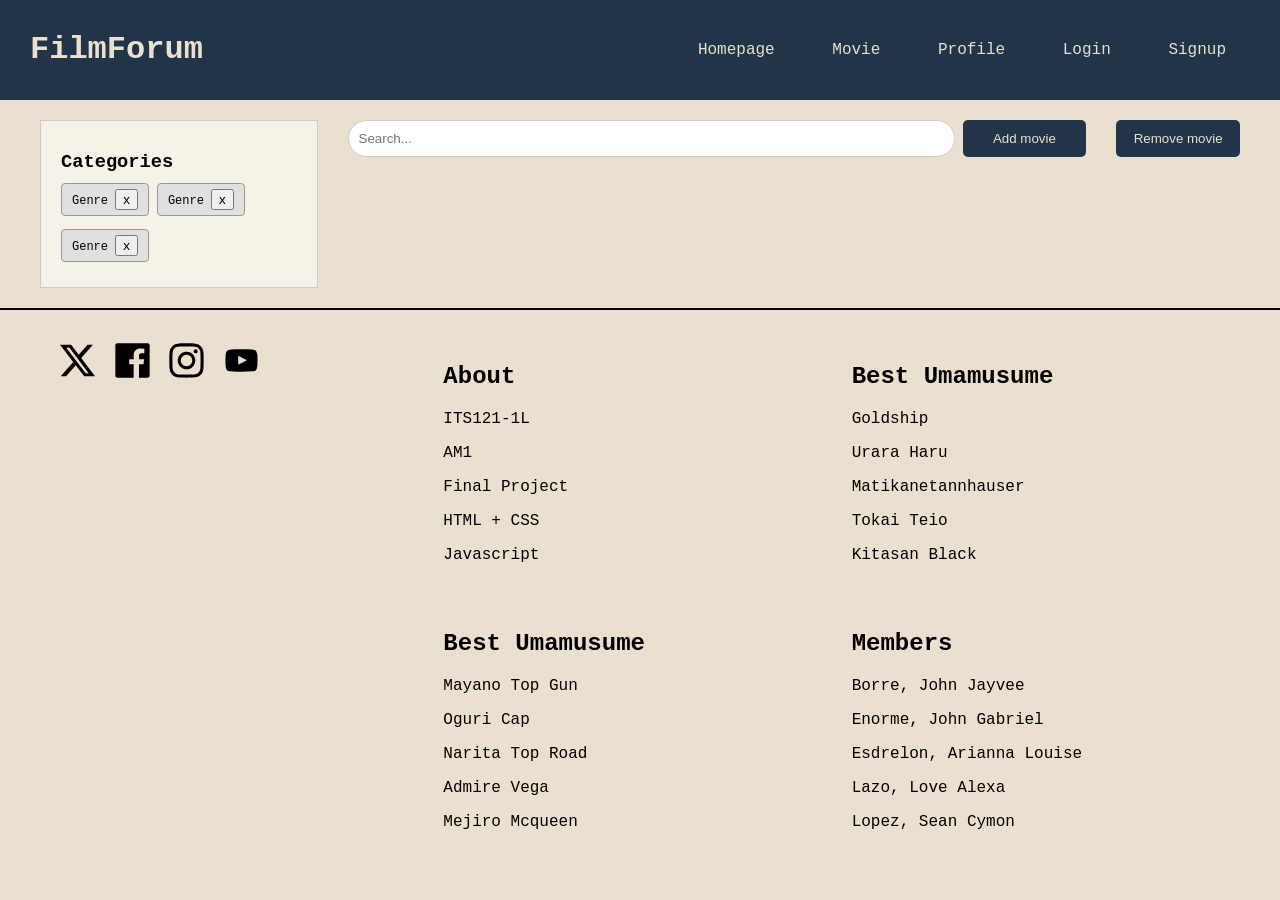
<file: index.html>
<!DOCTYPE html>
<html lang="en">
    <head>
        <meta charset="UTF-8">
        <meta name="viewport" content="width=device-width, initial-scale=1.0">
        <link rel="stylesheet" href="css/styles.css">
        <title></title>
    </head>
    <body onload="localStorage.clear()">
        <header class="grid">
            <h1>FilmForum</h1>
            <nav>
                <a href="index.html">Homepage</a>
                <a href="movie.html">Movie</a>
                <a href="profile.html">Profile</a>
                <a href="login.html">Login</a>
                <a href="register.html">Signup</a>
            </nav>
        </header>
        <main class="browse-container grid">
            <aside class="browse-sidebar">
                <h3>Categories</h3>
                <div class="tag-group">
                    <span class="tag">Genre <button>x</button></span>
                    <span class="tag">Genre <button>x</button></span>
                    <span class="tag">Genre <button>x</button></span>
                </div>
            </aside>
            <!-- class="container-grid" -->
            <section class="browse-content">

                <div class="browse-top-bar">
                    <input type="text" placeholder="Search..." class="browse-search">
                    <button id="add-movie-btn" class="browse-add-btn" onclick="addMovie()"><span class = "full-text">Add movie </span> <span class = "short-text"> + </span></button>
                    <button id="rem-movie-btn" class="browse-add-btn" onclick="removeMovie()"><span class = "full-text">Remove movie </span> <span class = "short-text"> - </span></button>
                </div>

                <div id="browse-grid" class="browse-grid">
                    <div data-movie-id="1" onclick="clickedMovieData(this)" id="browse-card" class="browse-card" style="display: none">
                        <a href="movie.html">
                            <div class="browse-image-placeholder"></div>
                            <p>Movie Name</p>
                        </a>
                    </div>
                </div>
                
            </section>
        </main>
        <footer>
            <hr>
            <div class="container-grid">
                <div class="footer-container">
                    <div class="footer-icons">
                        <a href="x.com"><img src="images/svg/x.svg" width="35" height="35" alt="twitter-x"></a>
                        <a href="facebook.com"><img src="images/svg/facebook.svg" width="35" height="35" alt="twitter-x"></a>
                        <a href="instagram.com"><img src="images/svg/instagram.svg" width="35" height="35" alt="twitter-x"></a>
                        <a href="youtube.com"><img src="images/svg/youtube.svg" width="35" height="35" alt="twitter-x"></a>
                        
                    </div>
                    <div class="footer-links">
                        <div class="footer-links-texts">
                            <h2>About</h2>
                            <p>ITS121-1L</p>
                            <p>AM1</p>
                            <p>Final Project</p>
                            <p>HTML + CSS</p>
                            <p>Javascript</p>
                        </div>
                        <div class="footer-links-texts">
                            <h2>Best Umamusume</h2>
                            <p>Goldship</p>
                            <p>Urara Haru</p>
                            <p>Matikanetannhauser</p>
                            <p>Tokai Teio</p>
                            <p>Kitasan Black</p>
                        </div>
                        <div class="footer-links-texts">
                            <h2>Best Umamusume</h2>
                            <p>Mayano Top Gun</p>
                            <p>Oguri Cap</p>
                            <p>Narita Top Road</p>
                            <p>Admire Vega</p>
                            <p>Mejiro Mcqueen</p>
                        </div>
                        <div class="footer-links-texts">
                            <h2>Members</h2>
                            <p>Borre, John Jayvee </p>
                            <p>Enorme, John Gabriel </p>
                            <p>Esdrelon, Arianna Louise </p>
                            <p>Lazo, Love Alexa </p>
                            <p>Lopez, Sean Cymon</p>
                        </div>
                    </div>
                </div>
            </div>
        </footer>
    </body>
    <script src="js/script.js"></script>
</html>
</file>
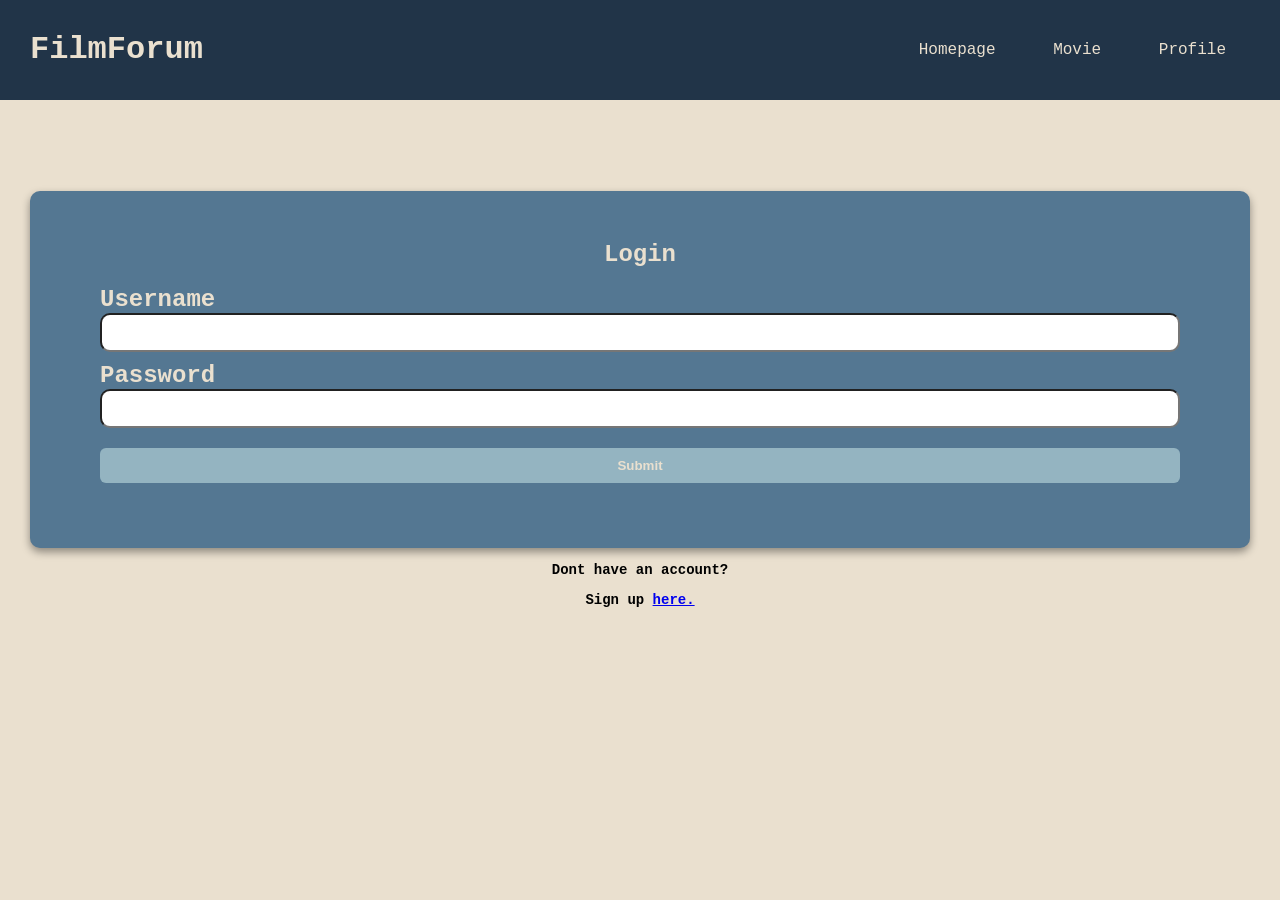
<file: login.html>
<!DOCTYPE html>
<html lang="en">
    <head>
        <meta charset="UTF-8">
        <meta name="viewport" content="width=device-width, initial-scale=1.0">
        <link rel="stylesheet" href="css/styles.css">
        <title>Login</title>
    </head>
    <body onload="localStorage.clear()">
        <header class="grid">
            <h1>FilmForum</h1>
            <nav>
                <a href="index.html">Homepage</a>
                <a href="movie.html">Movie</a>
                <a href="profile.html">Profile</a>
            </nav>
        </header>
        <main>
            <section class="container-form-outer">
                <div class="container-form-inner">
                    <form method="GET" id="login-form-data">
                    <fieldset class="container-form-field">
                        <legend>Login</legend>
                        <label for="login-user">Username</label>
                        <input type="text" id="login-user" minlength="3" maxlength="16" required>
                        <label for="login-pass">Password</label>
                        <input type="password" id="login-pass" minlength="3" maxlength="20" required>
                        <input type="submit" value="Submit">
                    </fieldset>
                </form>
                </div>
                <p>Dont have an account?</p>
                <p>Sign up <a href="register.html">here.</a></p>
            </section>
        </main>
    </body>
    <script src="js/script.js"></script>
</html>
</file>
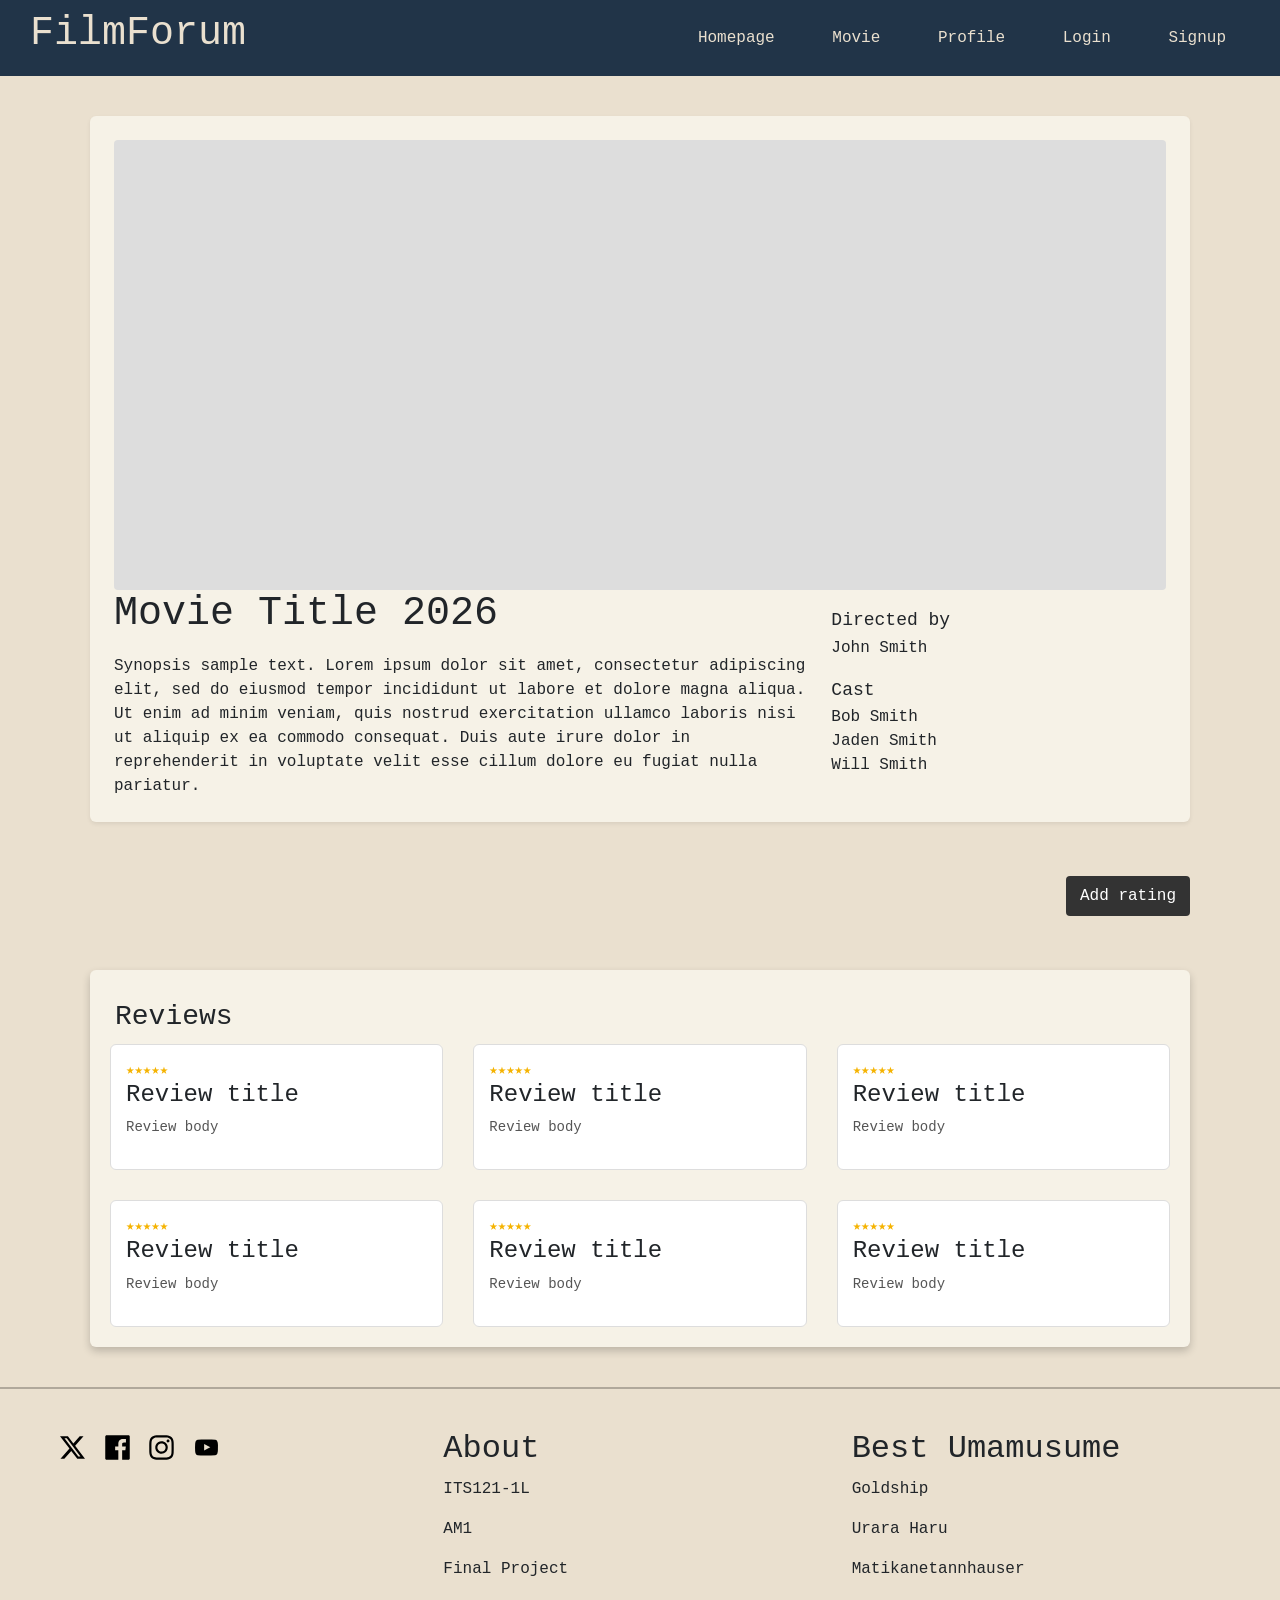
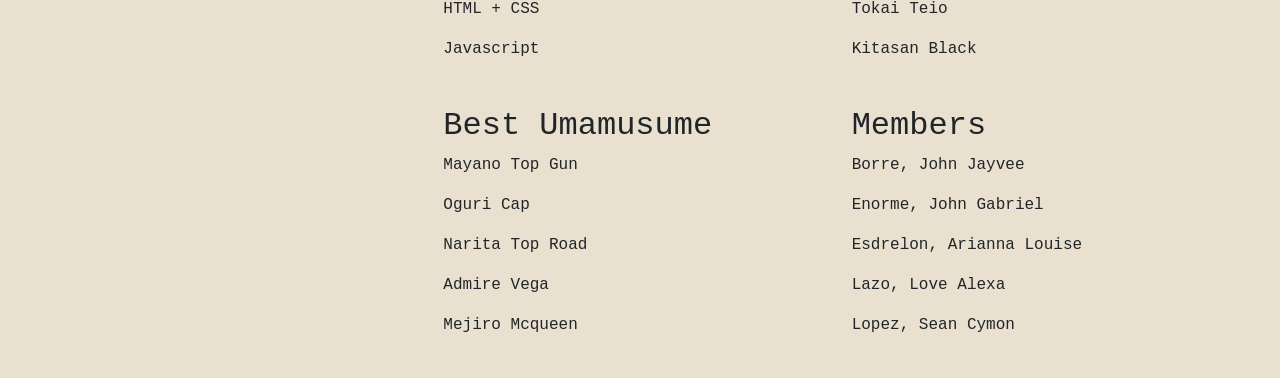
<file: movie.html>
<!DOCTYPE html>
<html lang="en">
    <head>
        <meta charset="UTF-8">
        <meta name="viewport" content="width=device-width, initial-scale=1">
        <link rel="stylesheet" href="https://cdn.jsdelivr.net/npm/bootstrap@5.3.8/dist/css/bootstrap.min.css">
        <link rel="stylesheet" href="css/styles.css">
        <title></title>
    </head>
    <body onload="loadMovieData()">
        <header class="grid">
            <h1>FilmForum</h1>
            <nav>
                <a href="index.html">Homepage</a>
                <a href="movie.html">Movie</a>
                <a href="profile.html">Profile</a>
                <a href="login.html">Login</a>
                <a href="register.html">Signup</a>
            </nav>
        </header>

        <main class="movie-container">
            <article>

                    <section class="movie-info p-4 mb-4 shadow-sm rounded">
                    <div class="movie-poster"></div>
                    <div class="row g-4">

                        <div class="col-8">
                            <h1 id="movie-header" class="mb-3">Movie Title 2026</h1>
                            <p id="movie-description" class="mb-0">Synopsis sample text. Lorem ipsum dolor sit amet, consectetur adipiscing elit, sed do eiusmod tempor incididunt ut labore et dolore magna aliqua.
                                Ut enim ad minim veniam, quis nostrud exercitation ullamco laboris nisi ut aliquip ex ea commodo consequat.
                                Duis aute irure dolor in reprehenderit in voluptate velit esse cillum dolore eu fugiat nulla pariatur.
                            </p>
                        </div>

                        <div class="col-4">
                            <h2 class="mb-1">Directed by</h2>
                            <p id="movie-director">John Smith</p>

                            <h2 class="mb-1">Cast</h2>
                            <ul id="movie-cast" class="list-unstyled">
                                <li>Bob Smith</li>
                                <li>Jaden Smith</li>
                                <li>Will Smith</li>
                            </ul>
                        </div>

                    </div>
                </section>

                <section class="rating-button d-flex justify-content-end mb-4">
                    <button class="btn btn-dark">Add rating</button>
                </section>

                <section>
                        <div class="moview-review-container">
                        <h3 class="profile-title">Reviews</h3>
                        <div class="container-grid">
                            <div class="review-block">
                                <div class="stars">★★★★★</div>
                                <h4>Review title</h4>
                                <p>Review body</p>
                            </div>
                            <div class="review-block">
                                <div class="stars">★★★★★</div>
                                <h4>Review title</h4>
                                <p>Review body</p>
                            </div>
                            <div class="review-block">
                                <div class="stars">★★★★★</div>
                                <h4>Review title</h4>
                                <p>Review body</p>
                            </div>
                            <div class="review-block">
                                <div class="stars">★★★★★</div>
                                <h4>Review title</h4>
                                <p>Review body</p>
                            </div>
                            <div class="review-block">
                                <div class="stars">★★★★★</div>
                                <h4>Review title</h4>
                                <p>Review body</p>
                            </div>
                            <div class="review-block">
                                <div class="stars">★★★★★</div>
                                <h4>Review title</h4>
                                <p>Review body</p>
                            </div>
                        </div>
                    </div>
                </section>
            </article>
        </main>
        <footer>
        <hr>
            <div class="container-grid">
                <div class="footer-container">
                    <div class="footer-icons">
                        <a href="x.com"><img src="images/svg/x.svg" width="35" height="35" alt="twitter-x"></a>
                        <a href="facebook.com"><img src="images/svg/facebook.svg" width="35" height="35" alt="twitter-x"></a>
                        <a href="instagram.com"><img src="images/svg/instagram.svg" width="35" height="35" alt="twitter-x"></a>
                        <a href="youtube.com"><img src="images/svg/youtube.svg" width="35" height="35" alt="twitter-x"></a>
                        
                    </div>
                    <div class="footer-links">
                        <div class="footer-links-texts">
                            <h2>About</h2>
                            <p>ITS121-1L</p>
                            <p>AM1</p>
                            <p>Final Project</p>
                            <p>HTML + CSS</p>
                            <p>Javascript</p>
                        </div>
                        <div class="footer-links-texts">
                            <h2>Best Umamusume</h2>
                            <p>Goldship</p>
                            <p>Urara Haru</p>
                            <p>Matikanetannhauser</p>
                            <p>Tokai Teio</p>
                            <p>Kitasan Black</p>
                        </div>
                        <div class="footer-links-texts">
                            <h2>Best Umamusume</h2>
                            <p>Mayano Top Gun</p>
                            <p>Oguri Cap</p>
                            <p>Narita Top Road</p>
                            <p>Admire Vega</p>
                            <p>Mejiro Mcqueen</p>
                        </div>
                        <div class="footer-links-texts">
                            <h2>Members</h2>
                            <p>Borre, John Jayvee </p>
                            <p>Enorme, John Gabriel </p>
                            <p>Esdrelon, Arianna Louise </p>
                            <p>Lazo, Love Alexa </p>
                            <p>Lopez, Sean Cymon</p>
                        </div>
                    </div>
                </div>
            </div>
        </footer>
    </body>
    <script src="js/script.js"></script>
</html>
</file>
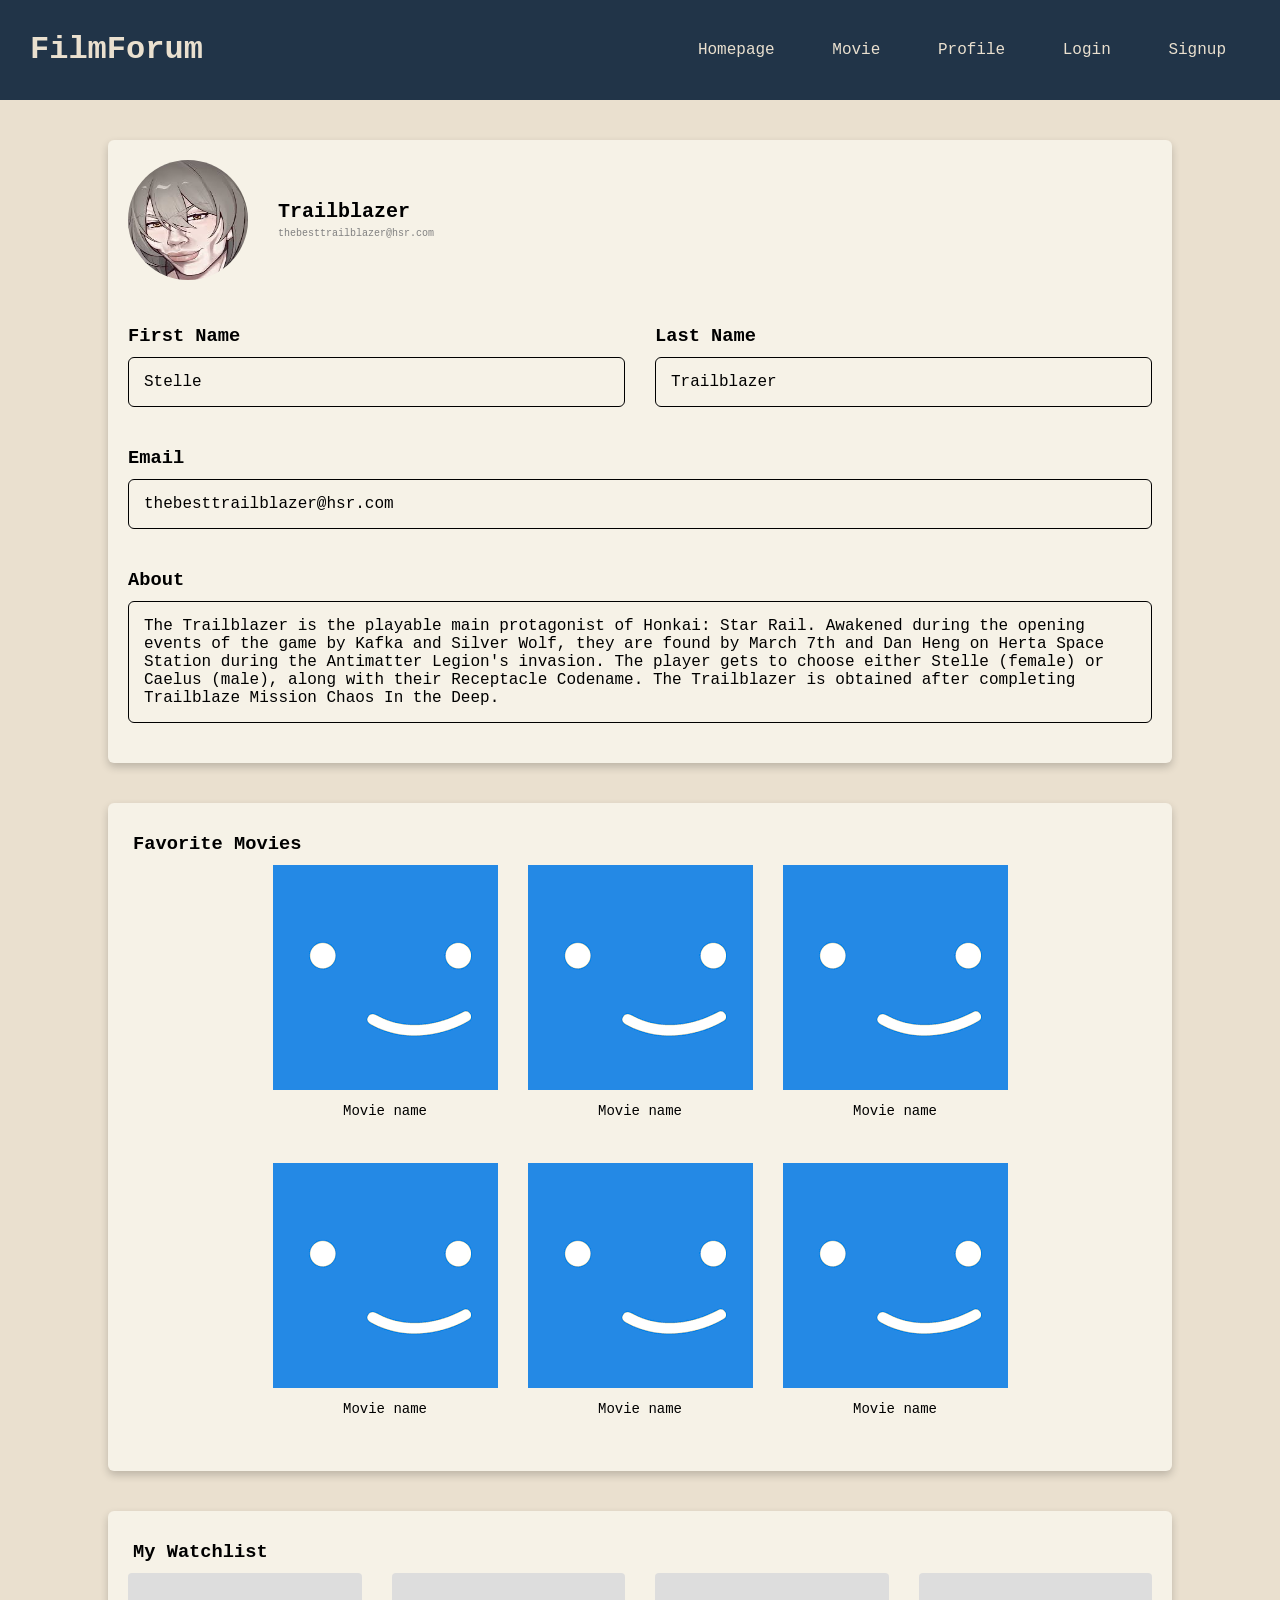
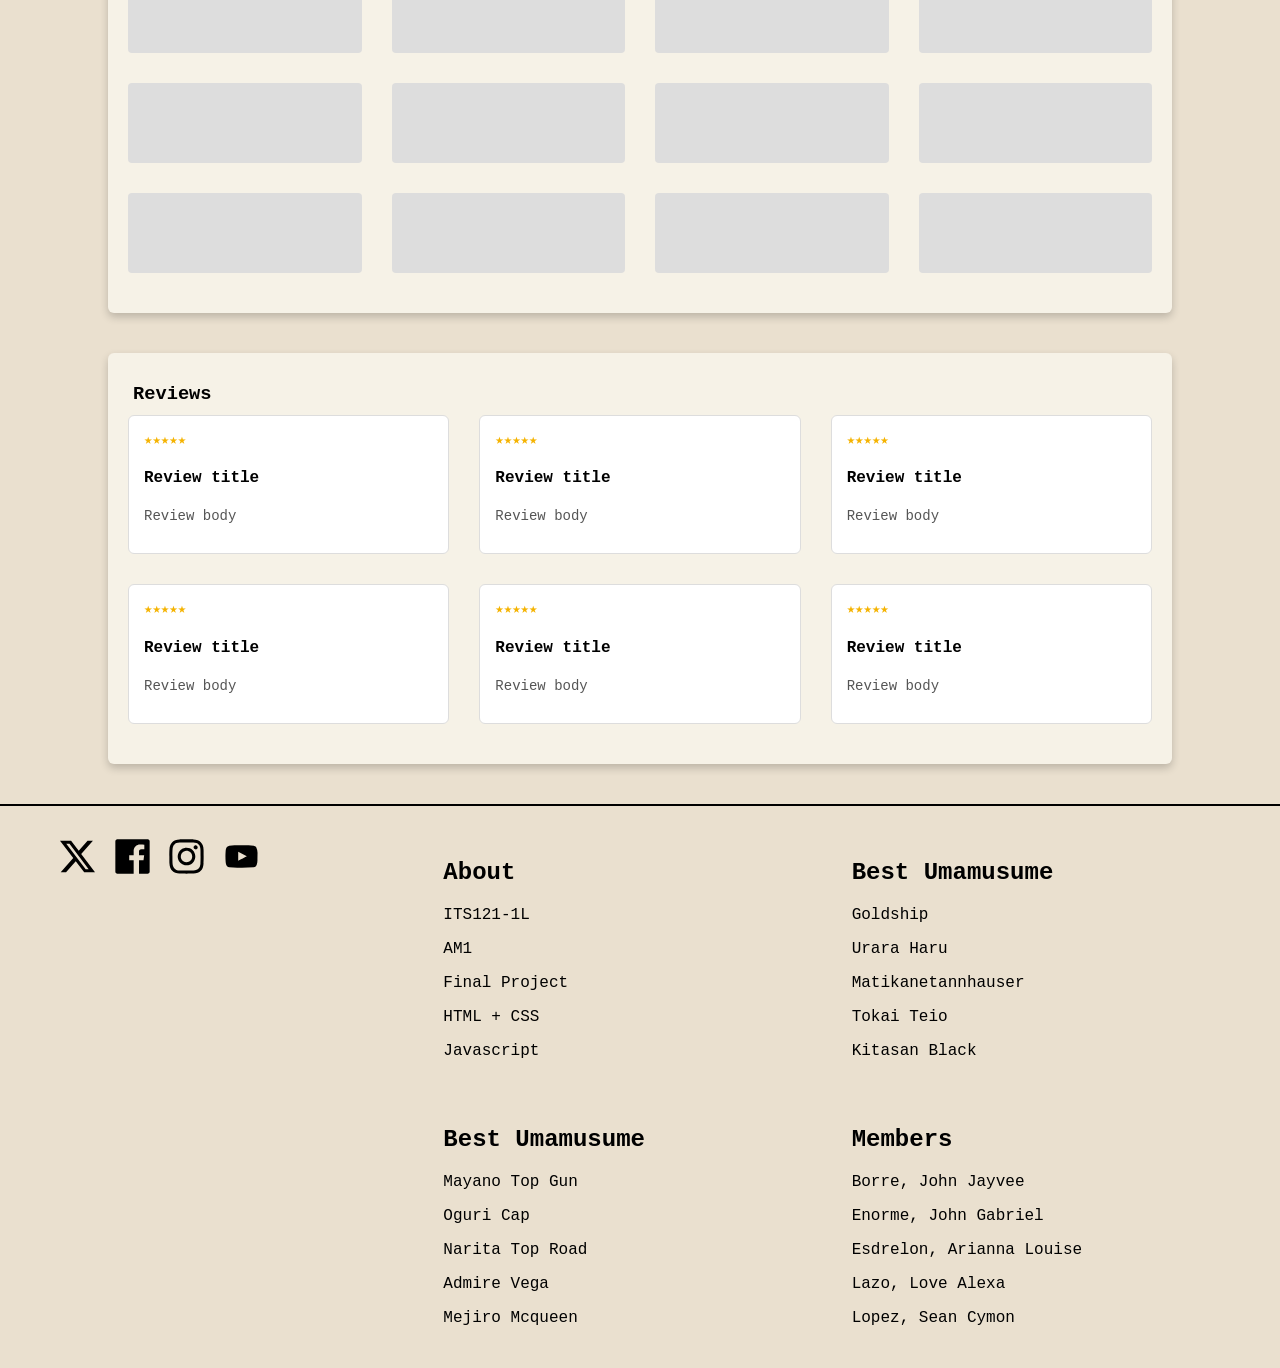
<file: profile.html>
<!DOCTYPE html>
<html lang="en">
    <head>
        <meta charset="UTF-8">
        <meta name="viewport" content="width=device-width, initial-scale=1.0">
        <link rel="stylesheet" href="css/styles.css">
        <title></title>
    </head>
    <body >
        <header class="grid">
            <h1>FilmForum</h1>
            <nav>
                <a href="index.html">Homepage</a>
                <a href="movie.html">Movie</a>
                <a href="profile.html">Profile</a>
                <a href="login.html">Login</a>
                <a href="register.html">Signup</a>
            </nav>
        </header>
        <main>
            <section>
                <!-- Profile -->
                <div class="container-profile">
                    <div class="container-grid">
                        <div class="profile-details-info">
                            <div class="profile-details-info-img">
                                <img src="images/sample/profile.jpg">
                            </div>  
                            <div class="profile-details-info-text">
                                <h3>Trailblazer</h3>
                                <p>thebesttrailblazer@hsr.com</p>
                            </div>
                        </div>
                        <div class="profile-details-about">
                            <div class="profile-row-one">
                                <div class="profile-first-name">
                                    <h3>First Name</h3>
                                    <div class="profile-about-p-container">
                                        <p>Stelle</p>
                                    </div>       
                                </div>
                                <div class="profile-last-name">
                                    <h3>Last Name</h3>
                                    <div class="profile-about-p-container">
                                        <p>Trailblazer</p>
                                    </div>
                                </div>
                            </div>
                            <div class="profile-row-two">
                                <h3>Email</h3>
                                <div class="profile-about-p-container">
                                    <p>thebesttrailblazer@hsr.com</p>
                                </div>
                            </div>
                            <div class="profile-row-three">
                                <h3>About</h3>
                                <div class="profile-about-p-container">
                                    <p>
                                        The Trailblazer is the playable main protagonist of Honkai: Star Rail.
                                        Awakened during the opening events of the game by Kafka and Silver Wolf,
                                        they are found by March 7th and Dan Heng on Herta Space Station during the 
                                        Antimatter Legion's invasion. The player gets to choose either Stelle (female) or 
                                        Caelus (male), along with their Receptacle Codename. The Trailblazer is obtained 
                                        after completing Trailblaze Mission Chaos In the Deep.
                                    </p>
                                </div>
                            </div>
                        </div>
                    </div>
                </div>
            </section>
            <section>
                <!-- Favorite Movies -->
                <div class="container-profile">
                    <h3 class="profile-title">Favorite Movies</h3>
                    <div class="container-flex">
                        <div class="container-grid">
                            <div class="favorite-container">
                                <img src="images/sample/sample-users.png">
                                <p>Movie name</p>
                            </div>
                            <div class="favorite-container">
                                <img src="images/sample/sample-users.png">
                                <p>Movie name</p>
                            </div>
                            <div class="favorite-container">
                                <img src="images/sample/sample-users.png">
                                <p>Movie name</p>
                            </div>
                            <div class="favorite-container">
                                <img src="images/sample/sample-users.png">
                                <p>Movie name</p>
                            </div>
                            <div class="favorite-container">
                                <img src="images/sample/sample-users.png">
                                <p>Movie name</p>
                            </div>
                            <div class="favorite-container">
                                <img src="images/sample/sample-users.png">
                                <p>Movie name</p>
                            </div>
                        </div>
                    </div>
                </div>
            </section>
            <section>
                <!-- Watchlist -->
                <div class="container-profile">
                    <h3 class="profile-title">My Watchlist</h3>
                    <div class="container-grid">
                        <div class="watchlist-item"></div>
                        <div class="watchlist-item"></div>
                        <div class="watchlist-item"></div>
                        <div class="watchlist-item"></div>
                        <div class="watchlist-item"></div>
                        <div class="watchlist-item"></div>
                        <div class="watchlist-item"></div>
                        <div class="watchlist-item"></div>
                        <div class="watchlist-item"></div>
                        <div class="watchlist-item"></div>
                        <div class="watchlist-item"></div>
                        <div class="watchlist-item"></div>
                    </div>
                </div>
            </section>
            <section>
                <!-- Reviews -->
                <div class="container-profile">
                    <h3 class="profile-title">Reviews</h3>
                    <div class="container-grid">
                        <div class="review-block">
                            <div class="stars">★★★★★</div>
                            <h4>Review title</h4>
                            <p>Review body</p>
                        </div>
                        <div class="review-block">
                            <div class="stars">★★★★★</div>
                            <h4>Review title</h4>
                            <p>Review body</p>
                        </div>
                        <div class="review-block">
                            <div class="stars">★★★★★</div>
                            <h4>Review title</h4>
                            <p>Review body</p>
                        </div>
                        <div class="review-block">
                            <div class="stars">★★★★★</div>
                            <h4>Review title</h4>
                            <p>Review body</p>
                        </div>
                        <div class="review-block">
                            <div class="stars">★★★★★</div>
                            <h4>Review title</h4>
                            <p>Review body</p>
                        </div>
                        <div class="review-block">
                            <div class="stars">★★★★★</div>
                            <h4>Review title</h4>
                            <p>Review body</p>
                        </div>
                    </div>
                </div>
            </section>
        </main>
        <footer>
            <hr>
            <div class="container-grid">
                <div class="footer-container">
                    <div class="footer-icons">
                        <a href="x.com"><img src="images/svg/x.svg" width="35" height="35" alt="twitter-x"></a>
                        <a href="facebook.com"><img src="images/svg/facebook.svg" width="35" height="35" alt="twitter-x"></a>
                        <a href="instagram.com"><img src="images/svg/instagram.svg" width="35" height="35" alt="twitter-x"></a>
                        <a href="youtube.com"><img src="images/svg/youtube.svg" width="35" height="35" alt="twitter-x"></a>
                        
                    </div>
                    <div class="footer-links">
                        <div class="footer-links-texts">
                            <h2>About</h2>
                            <p>ITS121-1L</p>
                            <p>AM1</p>
                            <p>Final Project</p>
                            <p>HTML + CSS</p>
                            <p>Javascript</p>
                        </div>
                        <div class="footer-links-texts">
                            <h2>Best Umamusume</h2>
                            <p>Goldship</p>
                            <p>Urara Haru</p>
                            <p>Matikanetannhauser</p>
                            <p>Tokai Teio</p>
                            <p>Kitasan Black</p>
                        </div>
                        <div class="footer-links-texts">
                            <h2>Best Umamusume</h2>
                            <p>Mayano Top Gun</p>
                            <p>Oguri Cap</p>
                            <p>Narita Top Road</p>
                            <p>Admire Vega</p>
                            <p>Mejiro Mcqueen</p>
                        </div>
                        <div class="footer-links-texts">
                            <h2>Members</h2>
                            <p>Borre, John Jayvee </p>
                            <p>Enorme, John Gabriel </p>
                            <p>Esdrelon, Arianna Louise </p>
                            <p>Lazo, Love Alexa </p>
                            <p>Lopez, Sean Cymon</p>
                        </div>
                    </div>
                </div>
            </div>
        </footer>
    </body>
    <script src="js/script.js"></script>
</html>
</file>
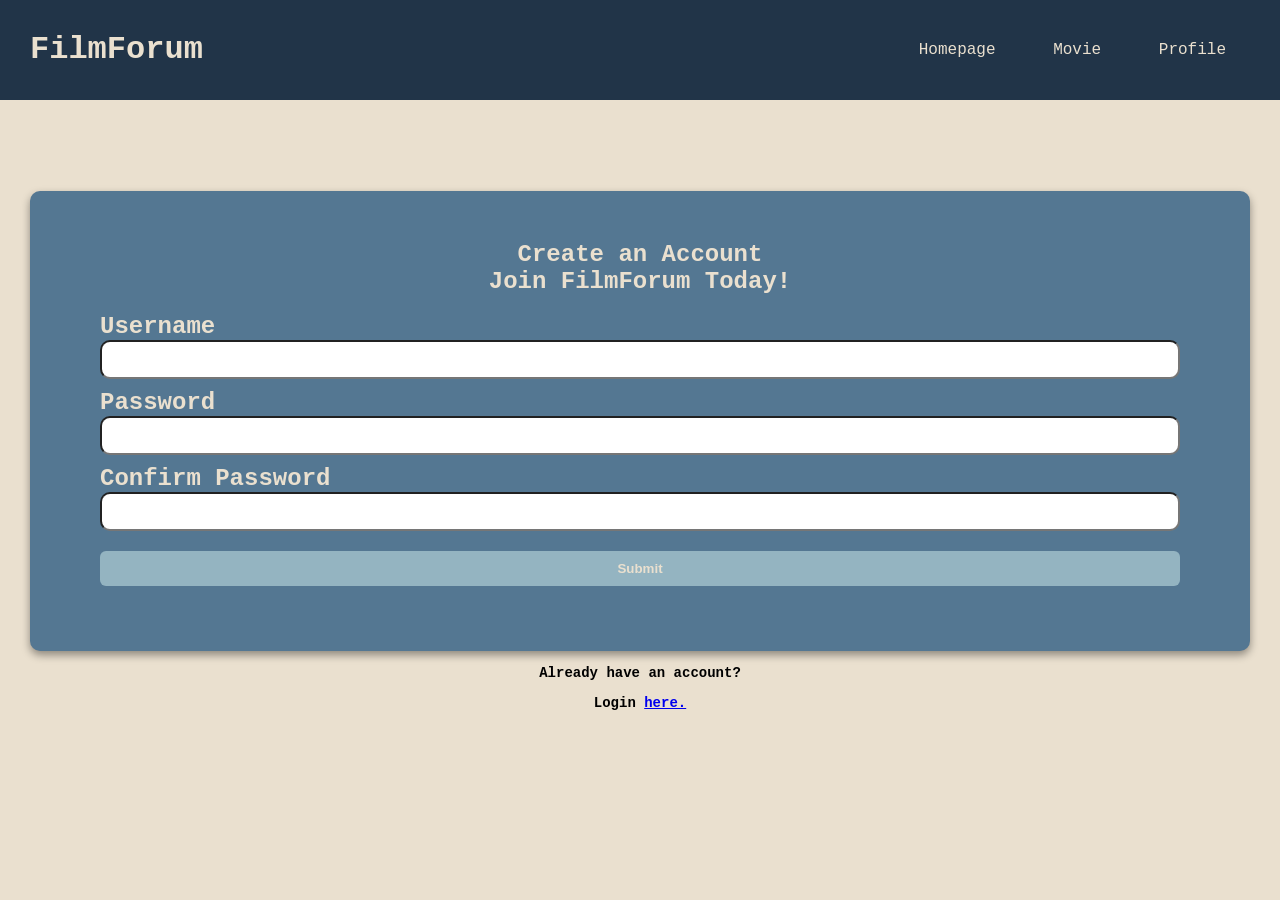
<file: register.html>
<!DOCTYPE html>
<html lang="en">
    <head>
        <meta charset="UTF-8">
        <meta name="viewport" content="width=device-width, initial-scale=1.0">
        <link rel="stylesheet" href="css/styles.css">
        <title></title>
    </head>
    <body onload="localStorage.clear()">
        <header class="grid">
            <h1>FilmForum</h1>
            <nav>
                <a href="index.html">Homepage</a>
                <a href="movie.html">Movie</a>
                <a href="profile.html">Profile</a>
            </nav>
        </header>
        <main>
            <section class="container-form-outer">
                <div class="container-form-inner">
                    <form method="POST" id="register-form-data">
                    <fieldset class="container-form-field">
                        <legend>Create an Account<br>Join FilmForum Today!</legend>
                        <label for="register-user">Username</label>
                        <input type="text" id="register-user" minlength="3" maxlength="16" required>
                        <label for="register-pass">Password</label>
                        <input type="password" id="register-pass" minlength="3" maxlength="20" required>
                        <label for="confirm-pass">Confirm Password</label>
                        <input type="password" id="confirm-pass" minlength="3" maxlength="20" required>
                        <input type="submit" value="Submit">
                    </fieldset>
                </form>
                </div>
                <p class="text-center mt-2">Already have an account?</p>
                <p class="text-center">Login <a href="login.html">here.</a></p>
            </section>
        </main>
    </body>
    <script src="js/script.js"></script>
</html>
</file>
<file: css/styles.css>
body {
    font-family: 'Courier New', 'Courier', 'monospace';
    margin: 0;
    background-color: #eae0cf;
}

/*******
* Grid *
********/
.grid {
    display: grid;
    grid-template-columns: repeat(12, 1fr);
    gap: 30px;
}

/*******************
* Universal Header *
*******************/
header {
    color: #eae0cf;
    background-color: #213448;
    padding: 10px 30px;
    align-items: center;
}

header h1 {
    grid-column: span 3;
}

header nav {
    grid-column: 4 / span 9;
    justify-self: end;
}

header nav a {
    padding: 24px;
    text-decoration: none;
    color: #eae0cf;
}

/******************************
* For the Login / Signup Form *
******************************/
fieldset {
    border: none;
}

legend {
    text-align: center;
    margin: 10px 0;
}

input[type=submit] {
    margin-top: 10px;
    border-radius: 6px;
    padding: 10px;
    max-width: auto;
    font-weight: bold;
    color: #eae0cf;
    background-color: #94b4c1;
    border: none;
}

input[type=submit]:hover {
    background-color: #849fab;
    border: 1px solid black;
}

/* Styling outside the form container */
.container-form-outer {
    font-size: 14px;
    padding: 30px;
    font-weight: bold;
}

/* Style container for the FORM */
.container-form-outer p {
    text-align: center;
}

.container-form-inner {
    justify-self: center;
    font-size: 24px;
    border-radius: 10px;
    box-shadow: 0 4px 8px rgba(0,0,0,0.4);
    color: #eae0cf;
    padding: 50px;
    margin-top: 5%;
    background-color: #547792;
}

.container-form-field {
    display: flex;
    flex-flow: column nowrap;
}

.container-form-field input[type=text], 
.container-form-field input[type=password] {
    margin-bottom: 10px;
    border-radius: 10px;
    padding: 10px
}

/* Profile Attempt */
.moview-review-container {
    border-radius: 6px;
    box-shadow: 0 4px 8px rgba(0,0,0,0.2);
    flex-flow: column nowrap;
    background-color: #f6f2e7;
    padding: 20px;
}

.container-profile {
    border-radius: 6px;
    box-shadow: 0 4px 8px rgba(0,0,0,0.2);
    max-width: 80%;
    display: flex;
    margin: 40px auto;
    flex-flow: column nowrap;
    background-color: #f6f2e7;
    padding: 20px;
    padding-bottom: 40px;
}

/* Add flex to container and center it*/
.container-flex {
    display: flex;
    justify-content: center;
}

/* Add 12 column grid to container*/
.container-grid {
    display: grid;
    grid-template-columns: repeat(12, 1fr);
    gap: 30px;
}

.profile-title {
    padding-left: 5px;
}

.profile-details-info {
    grid-column: span 4;
    display: grid;
    grid-template-columns: repeat(12, 1fr);
    gap: 30px;
}

.profile-details-info img {
    width: 120px;
    height: 120px;
    border-radius: 50%;
}

.profile-details-info-text {
    margin: 40px 0 0 0;
}

.profile-details-info-text h3 {
    margin: 0;
    font-size: 20px;
}

.profile-details-info-text p {
    margin: 5px 0 0 0;
    color: gray;
    font-size: 10px;
}

.profile-details-about {
    display: grid;
    grid-template-columns: repeat(12, 1fr);
    gap: 30px;
    grid-column: 5/ span 8;
}

.profile-about-p-container {
    border: 1px solid black;
    border-radius: 6px;
}

.profile-about-p-container p {
    margin: 15px;
}

.profile-row-one {
    grid-column: span 12;
    display: grid;
    grid-template-columns: repeat(12, 1fr);
    gap: 30px;
}

.profile-first-name {
    grid-column: span 6;
}

.profile-last-name {
    grid-column: 7 / span 6;
}

.profile-row-two {
    grid-column: span 12;
}

.profile-row-three {
    grid-column: span 12;
}

.review-block {
    background-color: white;
    padding: 15px;
    border-radius: 6px;
    border: 1px solid #ddd;
    grid-column: span 4;
}

.watchlist-item {
    height: 80px;
    background-color: #ddd;
    border-radius: 4px;
    grid-column: span 2;
}

.review-block h3 {
    margin: 5px 0;
    font-size: 14px;
}

.review-block p {
    font-size: 14px;
    color: #555;
}

.stars{
    font-size: 14px;
    color: #f5b301;
}

.favorite-container {
    grid-column: span 3;
    
}

.favorite-container p {
    text-align: center;
    margin-top: 8px;
    font-size: 14px;
}

/* MOVIE PAGE */
.movie-container{
    max-width: 1100px;
    margin:40px auto;
}

.movie-container article{
    display:flex;
    flex-direction:column;
    gap:30px;
}


/* MOVIE INFO */
.movie-poster{
    height: 450px;
    background-color: #ddd;
    border-radius: 4px;
    grid-column: span 2;
}

.movie-info{
    background-color:#f6f2e7;
    padding:25px;
    border-radius:6px;
    box-shadow:0 4px 6px rgba(0,0,0,0.1);
}

.movie-info h1{
    margin-top:0;
}

.movie-info h2{
    margin-top:20px;
    font-size:18px;
}

.movie-info p{
    line-height:1.5;
}

/* ADD RATING BUTTON */

.rating-button{
    display:flex;
    justify-content:flex-end;
}

.rating-button button{
    padding:8px 14px;
    background-color:#333;
    color:white;
    border:none;
    border-radius:4px;
    cursor:pointer;
}

.browse-container {
    max-width: 1200px;
    margin: 20px auto; 
}

.browse-container p,h3 {
    word-wrap: break-word;
    margin: 10px 0;
}



/* REVIEWER INFO */
.reviewer {
    display: flex;
    align-items: center;
    gap: 10px;
    margin-top: 10px;
}
.reviewer-pic {
    width: 35px;
    height: 35px;
    background-color: #ddd;
    border-radius: 50%;
    margin-right: 10px;
}

.reviewer-info {
    display: flex;
    flex-direction: column;
    font-size: 12px;
    color: #666;
}

.reviewer-name {
    font-weight: bold;
    color: #333;
}

.review-date {
    font-size: 11px;
}

/* SIDEBAR */
.browse-sidebar {
    background-color: #f6f2e7;
    padding: 20px;
    border: 1px solid #ccc;
    grid-column: span 3;
    max-height: 200px;
}

.tag-group {
    margin-top: 10px;
    display: flex;
    flex-wrap: wrap;
    gap: 8px;
    margin-top: 10px;
}

.tag {
    display: inline-block; 
    background-color: #e0e0e0;
    padding: 5px 10px;
    margin-bottom: 5px;
    border-radius: 4px;
    border: 1px solid #999;
    font-size: 12px;
}

/* CONTENT AREA */
.browse-content {
    grid-column: span 9;
    flex-grow: 1;
}

.browse-top-bar {
    margin-bottom: 20px;
    display: grid;
    grid-template-columns: repeat(12, 1fr);
    gap: 30px;
}

.browse-search {
    width: 100%;
    padding: 10px;
    border-radius: 20px;
    border: 1px solid #ccc;
    grid-column: span 8;
}

.browse-add-btn {
    width: 100%;
    background-color: #213448;
    color: #eae0cf;
    border: none;
    cursor: pointer;
    border-radius: 5px;
    grid-column: span 2;
}

.browse-grid {
    display: grid;
    grid-template-columns: repeat(12, 1fr);
    gap: 20px;
}

.browse-card {
    color: black;
    text-decoration: none;
    grid-column: span 3;
    margin: 1.5%;
    background-color: #f6f2e7;
    border: 1px solid #ccc;
    padding: 10px;
    text-align: center;
    box-sizing: border-box; 
    border-radius: 8px;
    position: relative;
}


.browse-image-placeholder {
    width: 100%;
    aspect-ratio: 1/1;
    background-color: #ddd;
    margin-bottom: 10px;
    overflow: hidden;
}

.movie-image-img img {
    max-width: 100%;
    aspect-ratio: 1/1;
    object-fit: cover;

}

.card-href {
    position: absolute;
    top: 0;
    left: 0;
    width: 100%;
    height: 100%;
    z-index: 5;
    display: block; 
    background-color: rgba(255, 0, 0, 0.5)
}

.short-text{
    display: none;
}


/* Footer */
footer hr {
    border: 0.5px solid black;
}

.footer-container {
    padding-top: 25px;
    padding-bottom: 25px;
    padding-left: 50px;
    padding-right: 50px;
    grid-column: span 12;
    display: grid;
    grid-template-columns: repeat(12, 1fr);
    gap: 30px;
}

.footer-icons {
    grid-column: span 4;
}

.footer-icons img {
    padding-left: 10px;
}

.footer-links {
    grid-column: 5 / span 9;
    display: grid;
    grid-template-columns: repeat(12, 1fr);
    gap: 30px;
}

.footer-links-texts {
    grid-column: span 3;
}

@media only screen and (max-width: 769px) {
    header h1 {
        grid-column: span 12;
        text-align: center;
    }

    header nav {
        grid-column: span 12;
        display: flex;
        flex-direction: column;
        justify-self: center;
    }

    /* PROFILE RWD */
    /* Profile texts */
    .profile-details-info { 
        grid-column: span 12;
    }

    .profile-details-info-img {
        grid-column: span 12;
        justify-self: center;
    }

    .profile-details-info-text {
        grid-column: span 12;
        text-align: center;
        margin-top: -20px;
    }

    .profile-details-about {
        grid-column: span 12;
    }

    .profile-first-name {
        grid-column: span 12;
    }

    .profile-last-name {
        grid-column: span 12;
    }

    /* Favorite movies */
    .favorite-container {
        grid-column: span 6;
    }

    .favorite-container img {
        width: 75%;
        display: flex;
        justify-self: center;
    }

    /* Review Block and Watchlist block */
    .watchlist-item {
        grid-column: span 6;
    }

    .review-block {
        grid-column: span 6;
    }

    /* FOOTER */
    .footer-icons {
        grid-column: span 12;
    }

    .footer-links {
        grid-column: span 12;
    }

    .footer-links-texts {
        grid-column: span 6;
    }

    /*MOIVE BROWSER*/

    .browse-sidebar{
        grid-column: span 12;
        margin-bottom: 20px;
    }

    .browse-content{
        grid-column: span 12;
    }

    .browse-card{
        grid-template-columns: span 6;
    }

    .full-text{
        display:none;
    }

    .short-text {
        display: inline-block;
    }


}

@media only screen and (max-width: 1280px) {
    /* PROFILE RWD */
    .favorite-container {
        grid-column: span 4;
    }

    .watchlist-item {
        grid-column: span 3;
    }

    .footer-links-texts {
        grid-column: span 6;
    }
    .profile-details-info {
        grid-column: span 12;
    }

    .profile-details-about {
        grid-column: span 12
    }
}
</file>
